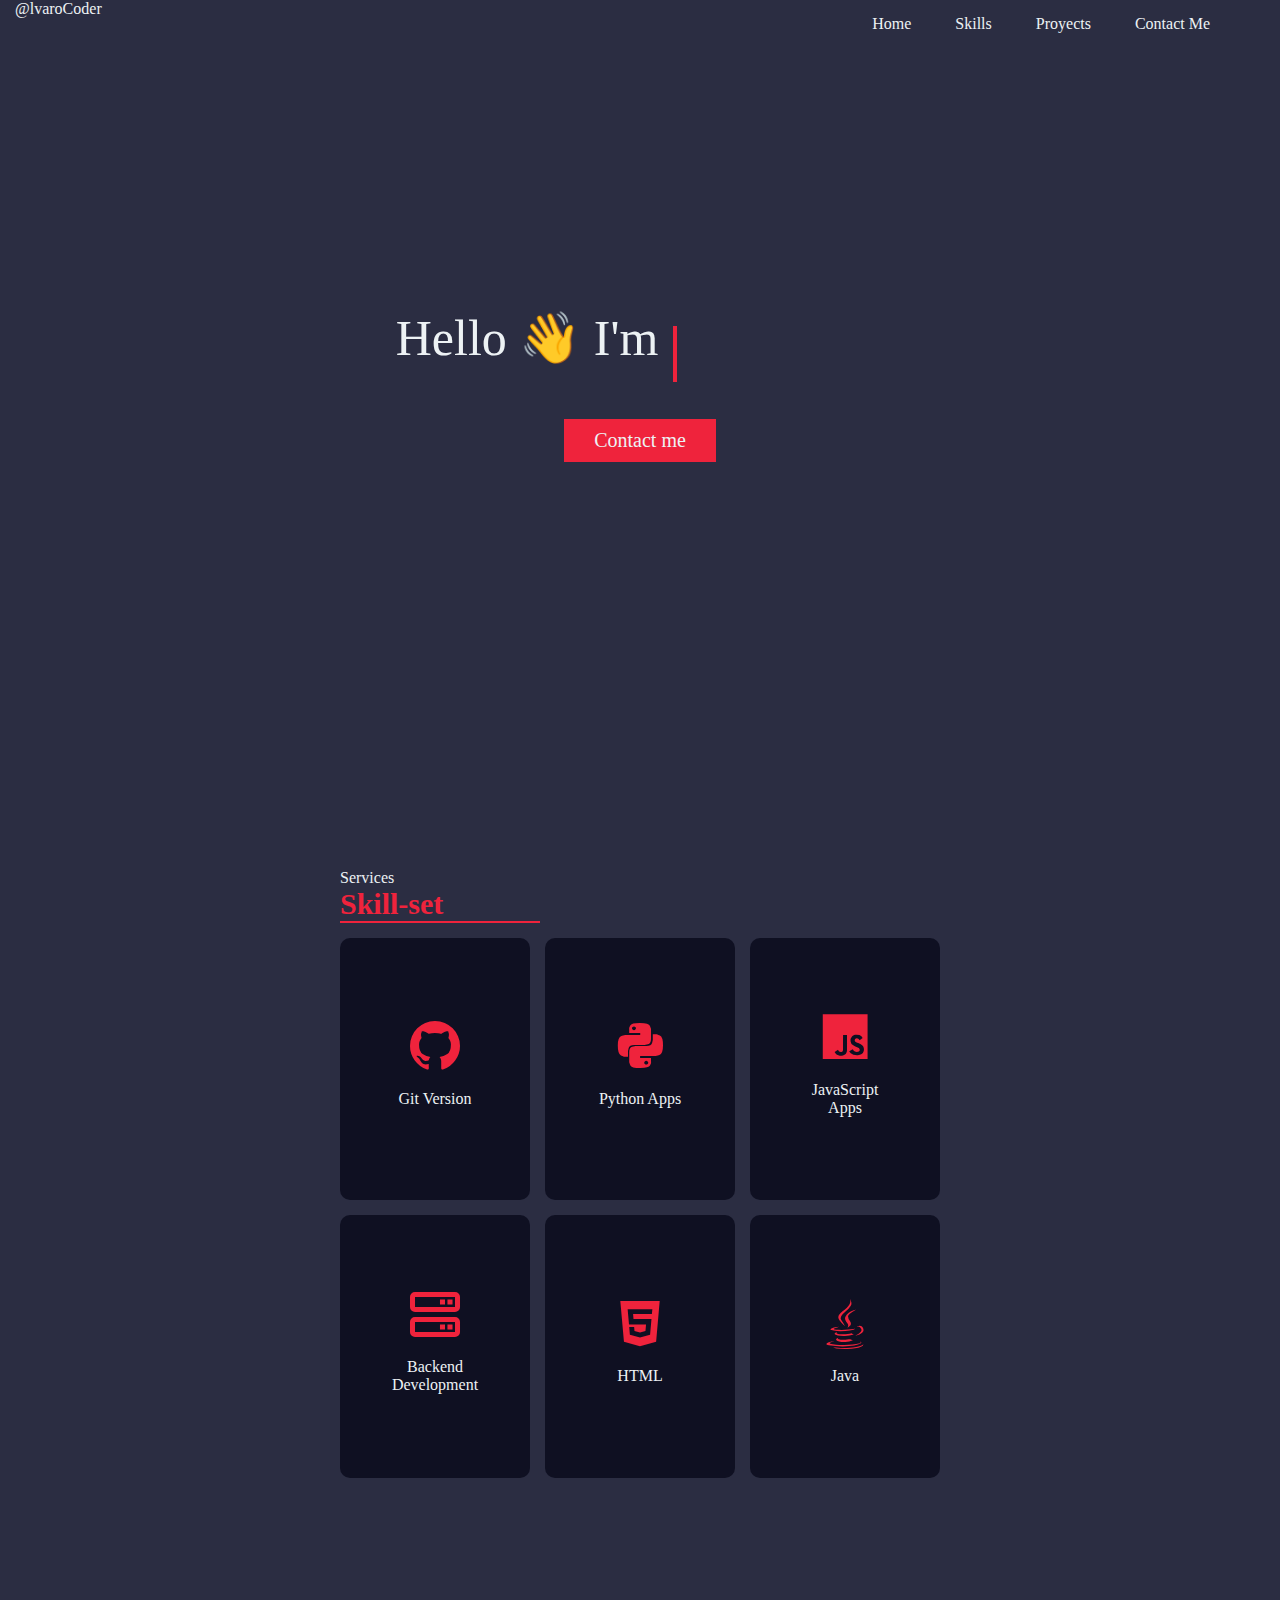
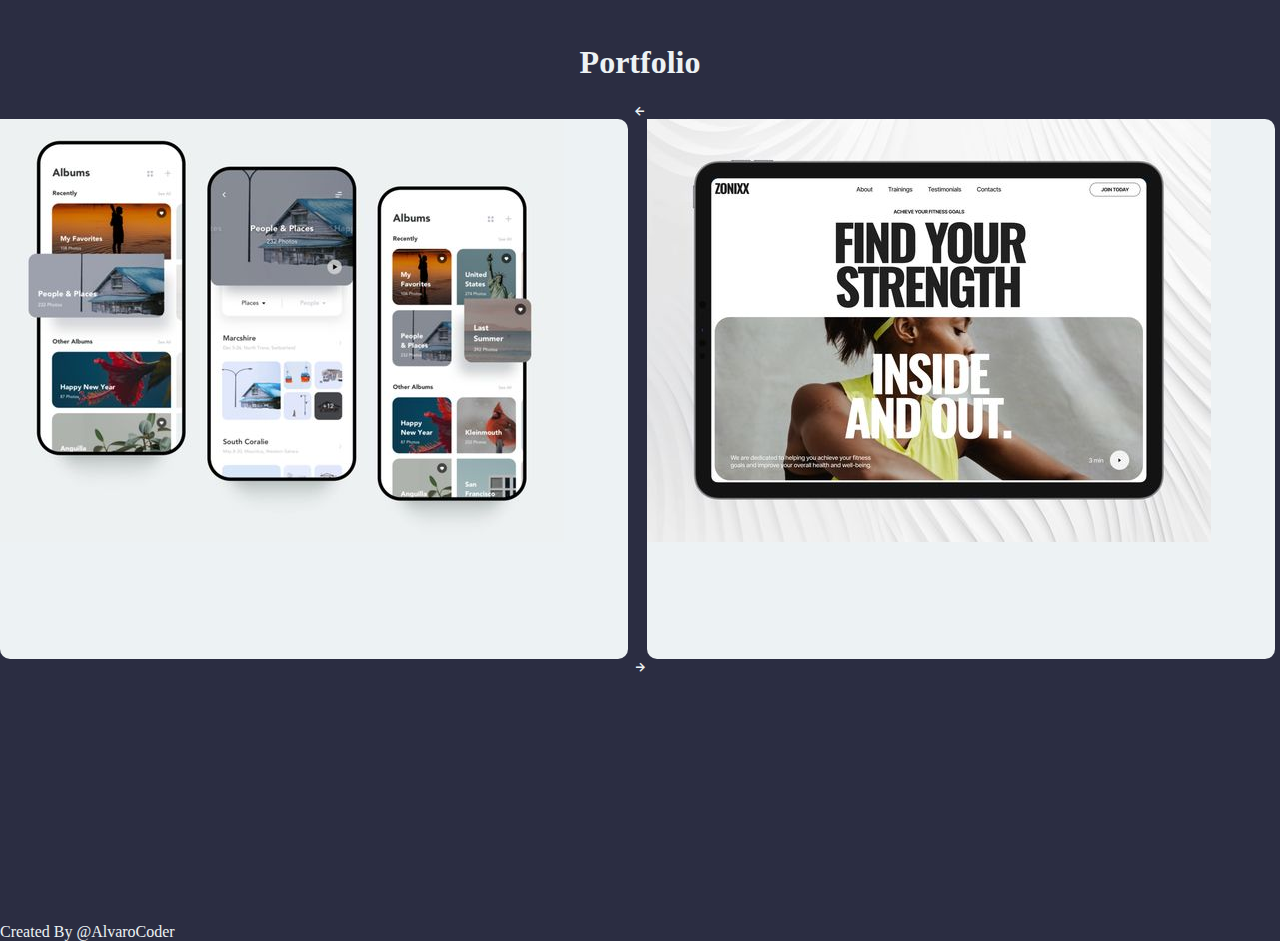
<file: CSS/home.html>
<!DOCTYPE html>
<html lang="en">
<head>
    <meta charset="UTF-8">
    <meta name="viewport" content="width=device-width, initial-scale=1.0">
    <link rel="stylesheet" href="home.css">
    <link href='https://unpkg.com/boxicons@2.1.4/css/boxicons.min.css' rel='stylesheet'>
    <title>MyFirstCV</title>
</head>
<body>
    <nav class="">
        <div class="logo">
            <p>@lvaroCoder</p>
        </div>
        <div class="routes-link">
            <ul>
                <li class="link"><a href="#home">Home</a></li>
                <li class="link"><a href="#skills">Skills</a></li>
                <li class="link"><a href="#proyects">Proyects</a></li>
                <li class="link"><a href="#contact">Contact Me</a></li>
            </ul>
        </div>
    </nav>
    <main class="container">
        <section id="home" class="introduction">
            <div class="description">
                <span class="text">Hello 👋 I'm </span>
                <ul class="animated-text">
                    <li><span>Designer</span></li>
                    <li><span>Youtuber</span></li>
                    <li><span>Developer</span></li>
                    <li><span>Freelancer</span></li>
                </ul>
            </div>    
            <div>
                <button class="button-primary">Contact me</button>
            </div>
    
        </section>
        <section  id="skills" class="skills">
            <div class="title-container">
                <p class="subtitle">Services</p>
                <h1 class="title">Skill-set</h1>
            </div>
            <div class="skills-set">
               <div class="skill-box">
                    <i class='bx bxl-github icon'></i>
                    <h2 class="text">Git Version</h2>
               </div>
               <div class="skill-box">
                    <i class='bx bxl-python icon'></i>
                    <h2 class="text">Python Apps</h2>
               </div> 
               <div class="skill-box">
                    <i class='bx bxl-javascript icon'></i>
                    <h2 class="text">JavaScript Apps</h2>
               </div>
               <div class="skill-box">
                    <i class='bx bx-server icon'></i>
                    <h2 class="text">Backend Development</h2>
               </div>
               <div class="skill-box">
                    <i class='bx bxl-html5 icon'></i>
                    <h2 class="text">HTML</h2>
               </div>
               <div  class="skill-box">
                    <i class='bx bxl-java icon'></i>
                    <h2 class="text">Java</h2>
               </div>
            </div>
        </section>
        <section id="proyects" class="proyects">
            <div>
                <h1>Portfolio</h1>
            </div>
            <i class='bx bx-left-arrow-alt' ></i>
            <div class="carrousel-proyect">
                <div class="proyect-box">
                    <img src="./Assets/gallery app.jpg" alt="Gellery App">
                </div>
                <div class="proyect-box">
                    <img src="./Assets/gym website.jpg" alt="Gym Website">
                </div>
                <div class="proyect-box">
                    <img src="./Assets/pomodoro tracker.jpg" alt="Pomodoro Tracker" >
                </div>
                <div class="proyect-box">
                    <img src="./Assets/portfolio Website.jpg" alt="Portfolio Website" >
                </div>                
            </div>
            <i class='bx bx-right-arrow-alt'></i>
        </section>
        <section id="contact" class="contact">

        </section>
    </main>
    <footer>
        <p>Created By @AlvaroCoder</p>
    </footer>
</body>
</html>
</file>
<file: CSS/home.css>
@import url('https://fonts.googleapis.com/css2?family=Mukta:wght@300;400;600;700&family=Vollkorn:ital,wght@0,400;0,500;0,600;0,700;1,600;1,700&display=swap');
:root{
    --blue: #2B2D42;
    --white: #EDF2F4;
    --red : #EF233C;
    --font-family-2: 'Montserrat';
    --font-size-title : 50px;
}
body{
    background-color: var(--blue);
    color: var(--white);
    font-family: var(--font-family-2);
    margin: 0px;
}
nav{
    width: 100%;
    min-height: 40px;
    max-height: 70px;
    padding: 0px;
}
.logo{
    float: left;
    margin: 0px;
    min-height: 20px;
    padding: 0px 15px;
}
ul{
    list-style: none;
    margin: 0px;
    padding: 0px;
}
a{
    text-decoration: none;
    color: var(--white);
}
p{
    margin: 0;
}
.routes-link{
    float: right;
    min-width: 200px;
    margin-right: 30px;
    padding: 10px 20px;
}
.link{
    padding: 5px 10px;
    display: inline-block;
    margin: 0px 10px;
}
.container .introduction{
    width: 100%;
    height: 75vh;
    display: flex;
    flex-direction: column;
    justify-content: center;    
    align-items: center;
}
.container .description{
    display: inline-flex;
}
.container .text{
    color: var(--white);
    font-size: var(--font-size-title);
}
.container .description .animated-text{
    font-size: var(--font-size-title);
    margin-left: 15px;
    color: var(--red);
    line-height: 90px;
    height: 90px;
    overflow: hidden;
}
.animated-text li{
    position: relative;
    top: 0;
    animation: slide 8s steps(4) infinite;
}
@keyframes slide {
    100%{
        top: -360px;
    }   
}

.animated-text li span{
    position: relative;
    white-space: nowrap;
}
.animated-text li span::after{
    content: "";
    position: absolute;
    left: 0;
    top: 0;
    height: 100%;
    width: 100%;
    background-color: var(--blue);
    border-left: 4px solid var(--red);
    animation: typewriter 2s steps(10) infinite, blinkText .5s infinite step-end alternate;
}
@keyframes blinkText {
    50%{
        border-color: transparent;
    }
}
@keyframes typewriter {
    100%{
        left:  100%;
        margin: 0 -35px 0 35px;
    }
}

.button-primary{
    font-family: var(--font-family-2);
    padding: 10px 30px;
    font-size: 20px;
    background-color: var(--red);
    color: var(--white);
    border: none;
    cursor: pointer;
}
.container .button-primary{
    margin-top: 20px;
}
.container .skills{
    width: 100%;
    height: 100vh;
    display: flex;
    justify-content: center;
    flex-direction: column;
    align-items: center;
}
.skills .title-container{
    min-width: 200px;
    max-width: 600px;
    width: 100%;
}
.skills .title-container .title{
    color: var(--red);
}
.skills .title{
    display: block;
    width: 200px;
    border-bottom: 2px solid var(--red);
    font-size: 30px;
    margin: 0;
    margin-bottom: 15px;
}
.skills .skills-set{
    min-width: 200px;
    max-width: 600px;
    width: 100%;
    height: 60vh;
    display: grid;
    grid-template-columns: repeat(3, 1fr);
    grid-gap: 15px;
}   
 .skill-box{
    display: block;
    font-size: 16px;
    background-color: #0F1022;
    color: var(--red);
    display: flex;
    flex-direction: column;
    align-items: center;
    justify-content: center;
    border-radius: 10px;
}
.skill-box .text{
    font-size: 16px;
    width: 100px;
    text-align: center;
    font-weight: 300;
}
.icon{
    font-size: 60px;
}
.proyects{
    width: 100%;
    height: 100vh;
    display: flex;
    flex-direction: column;
    align-items: center;
    position: relative;
}
.carrousel-proyect{
    width: 100%;
    height: 60vh;
    background-color: #2B2D42;
    display: grid;
    grid-auto-flow: column;
    grid-auto-columns: calc((100% / 2) - 12px);
    gap: 1.2rem;
    overflow: hidden;
}
.proyect-box{
    background-color: #EDF2F4;
    border-radius: 10px;
}
</file>
